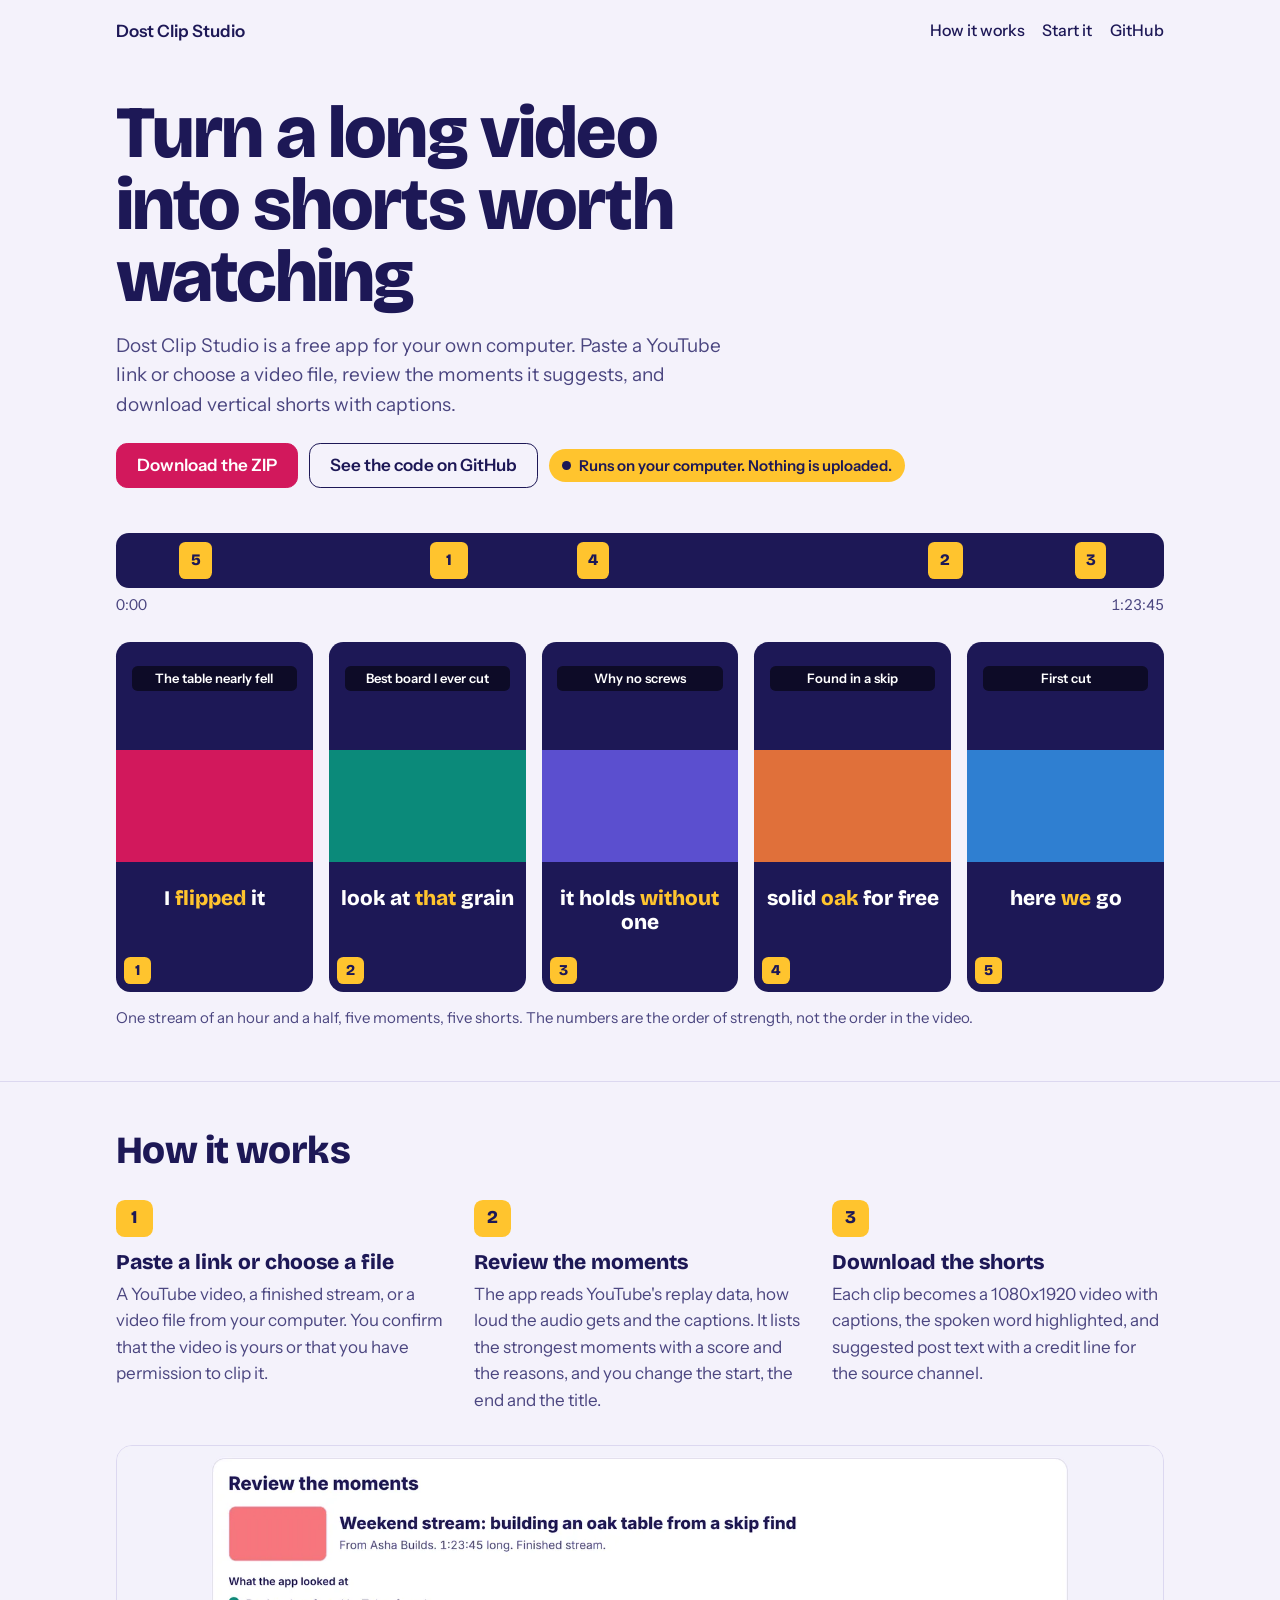
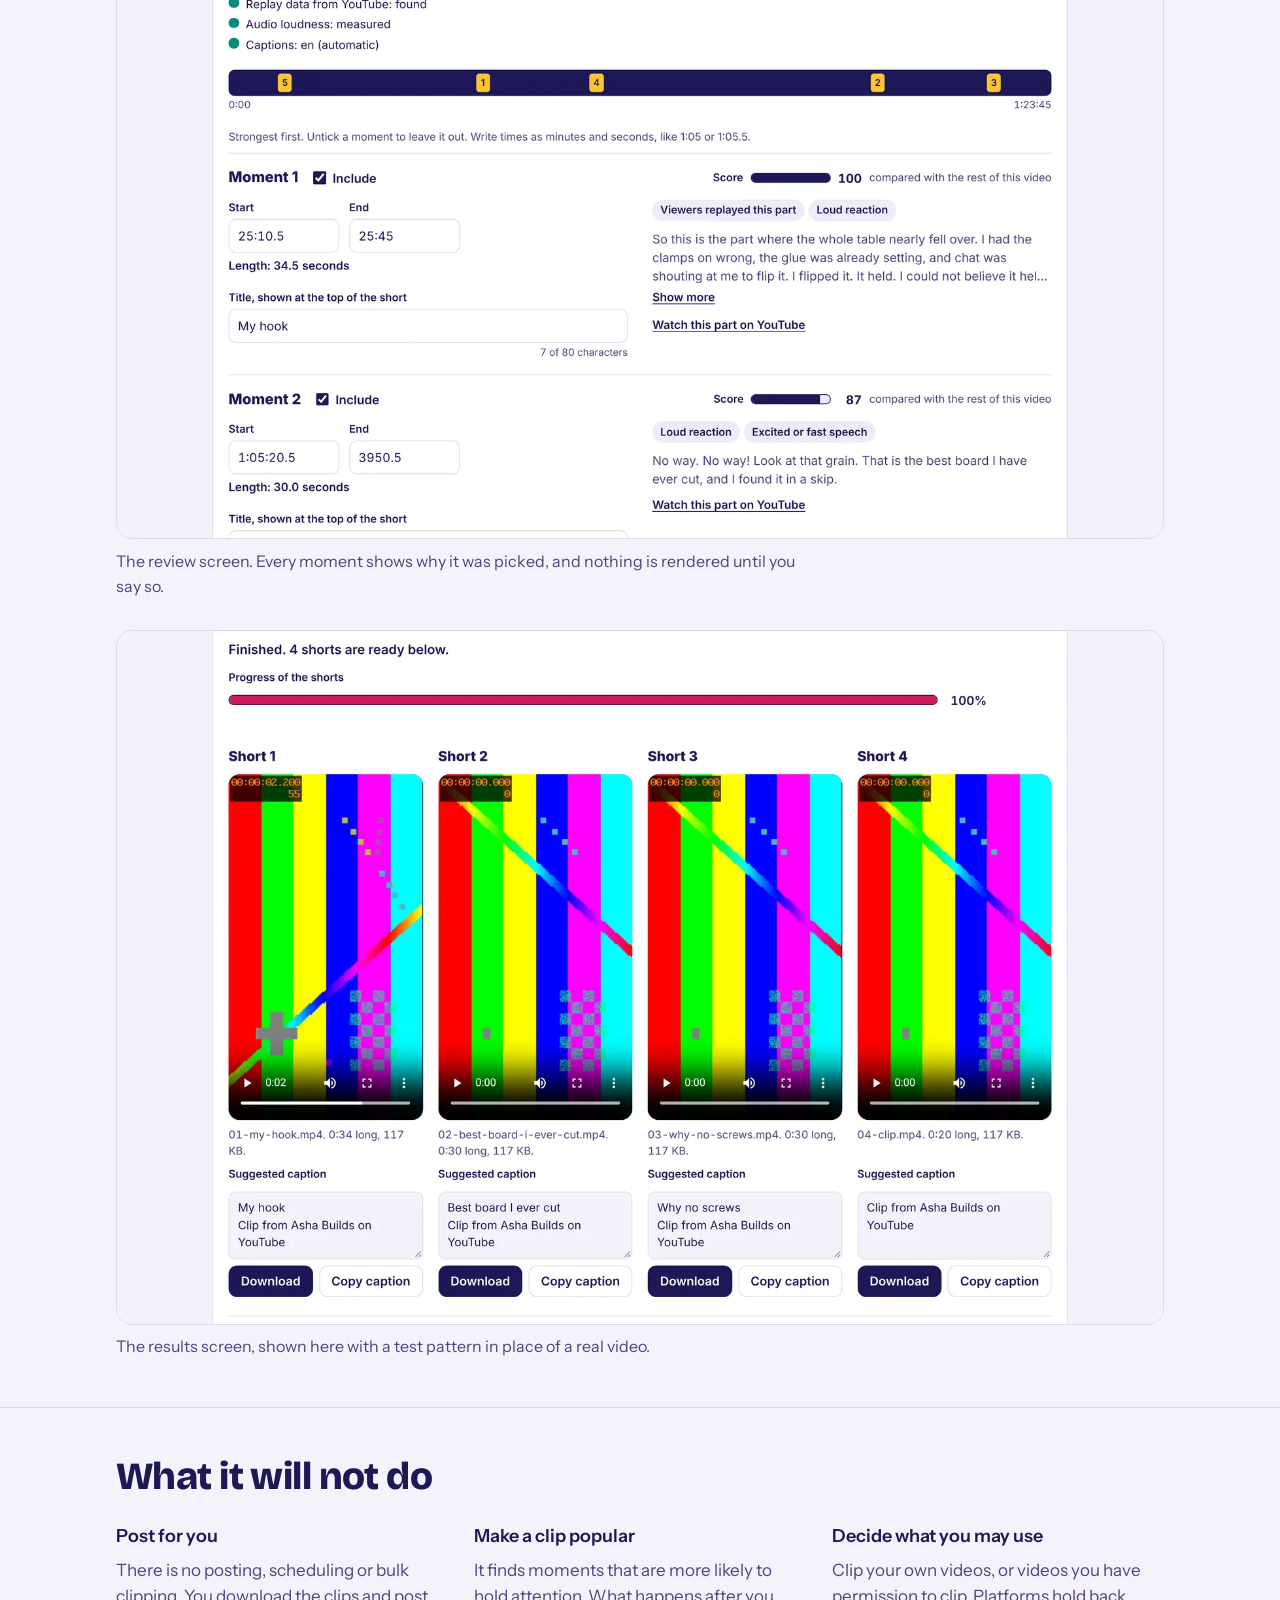
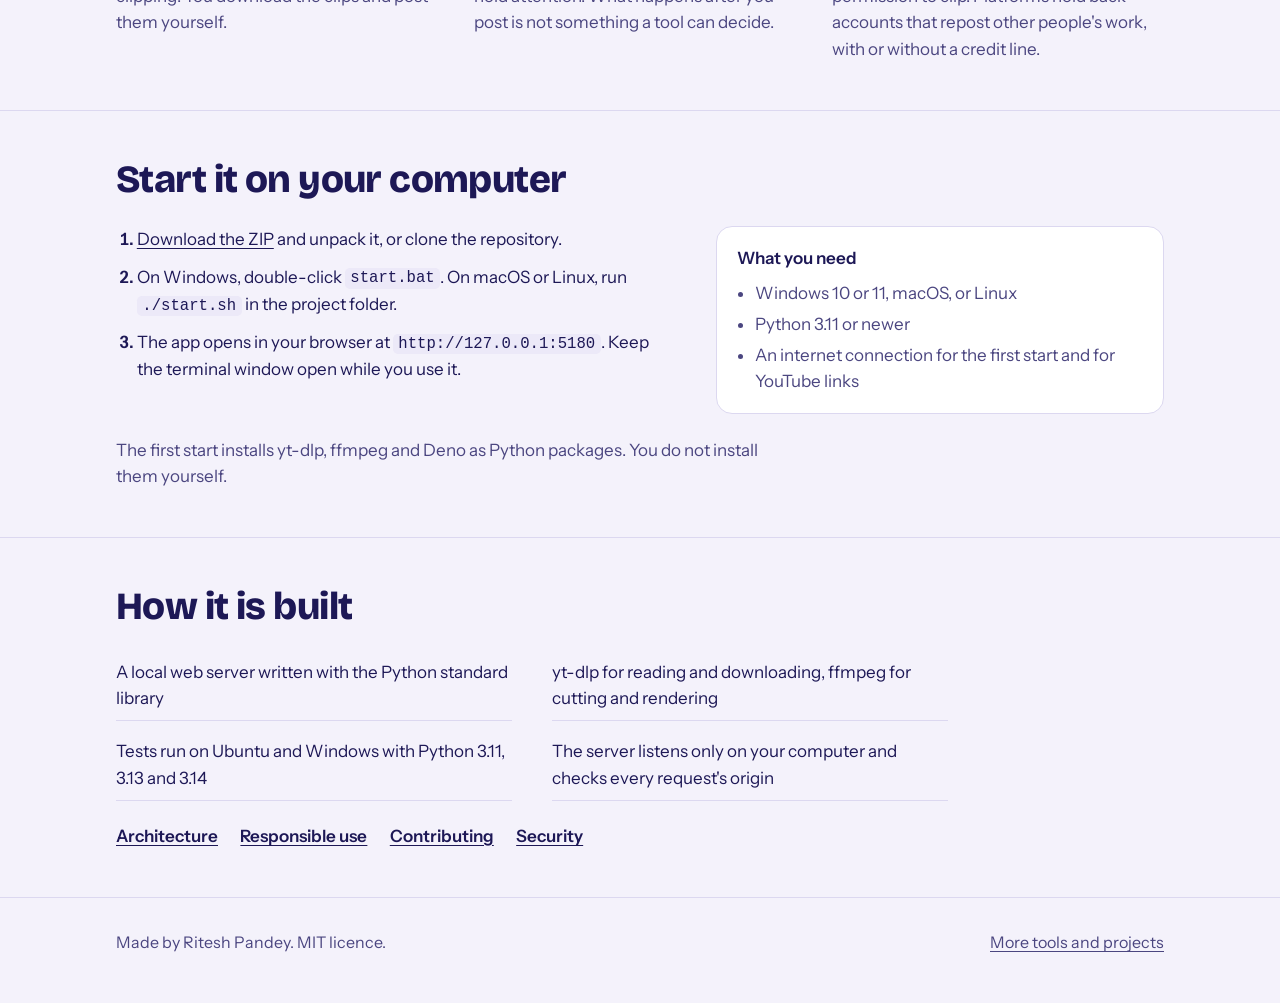
<file: docs/index.html>
<!DOCTYPE html>
<html lang="en">
<head>
  <meta charset="utf-8">
  <meta name="viewport" content="width=device-width, initial-scale=1">
  <title>Dost Clip Studio: turn a long video into shorts</title>
  <meta name="description" content="A free app for your own computer. It finds the strongest moments in a long video and turns the ones you choose into vertical shorts with captions.">
  <link rel="icon" href="data:image/svg+xml,%3Csvg xmlns='http://www.w3.org/2000/svg' viewBox='0 0 64 64'%3E%3Crect x='3' y='3' width='58' height='58' rx='14' fill='%23FFC42E' stroke='%231D1856' stroke-width='5'/%3E%3Cpath d='M23 46V18h11a8.5 8.5 0 0 1 0 17H23m11 0 8 11' fill='none' stroke='%231D1856' stroke-width='6' stroke-linecap='round' stroke-linejoin='round'/%3E%3C/svg%3E">
  <link rel="preconnect" href="https://fonts.googleapis.com">
  <link rel="preconnect" href="https://fonts.gstatic.com" crossorigin>
  <link href="https://fonts.googleapis.com/css2?family=Bricolage+Grotesque:opsz,wght@12..96,600;12..96,800&family=Instrument+Sans:wght@400;500;600&display=swap" rel="stylesheet">
  <style>
    :root {
      --ink: #1D1856; --ink-2: #4B4680; --bg: #F4F2FB; --card: #FFFFFF; --line: #DCD8F0;
      --sun: #FFC42E; --rani: #D2185C; --rani-deep: #A80F47; --teal: #0B8A7A;
      --display: "Bricolage Grotesque", "Instrument Sans", system-ui, sans-serif;
      --body: "Instrument Sans", system-ui, -apple-system, "Segoe UI", sans-serif;
      --mono: ui-monospace, "Cascadia Code", "SF Mono", Menlo, Consolas, monospace;
    }
    * { box-sizing: border-box; }
    html { background: var(--bg); scroll-behavior: smooth; }
    body { margin: 0; font-family: var(--body); font-size: 1.0625rem; line-height: 1.55; color: var(--ink); background: var(--bg); -webkit-font-smoothing: antialiased; }
    h1, h2, h3, p, ul, ol, figure { margin: 0; }
    a { color: inherit; text-underline-offset: 3px; }
    :focus-visible { outline: 3px solid var(--rani); outline-offset: 2px; border-radius: 6px; }
    img { display: block; max-width: 100%; height: auto; }
    code { font-family: var(--mono); font-size: .92em; padding: .08em .35em; background: #ECE9F8; border-radius: .3rem; }

    .skip { position: absolute; left: -999rem; top: .5rem; padding: .5rem .8rem; color: #fff; background: var(--ink); border-radius: .5rem; }
    .skip:focus { left: .5rem; z-index: 5; }
    .wrap { max-width: 68rem; margin: 0 auto; padding: 0 1.25rem; }

    .top { display: flex; flex-wrap: wrap; align-items: center; gap: .4rem 1rem; padding-block: 1.1rem; font-weight: 600; }
    .top nav { display: flex; flex-wrap: wrap; gap: 1.1rem; margin-left: auto; font-weight: 500; font-size: 1rem; }
    .top nav a { text-decoration: none; }
    .top nav a:hover { text-decoration: underline; }

    /* hero: the long video and the shorts cut from it */
    .hero { padding-block: 2.2rem 3.2rem; }
    .hero h1 { max-width: 15ch; font-family: var(--display); font-weight: 800; font-size: clamp(2.5rem, 7vw, 4.6rem); line-height: .98; letter-spacing: -.025em; }
    .hero .lede { max-width: 38rem; margin-top: 1.1rem; font-size: 1.1875rem; color: var(--ink-2); }
    .actions { display: flex; flex-wrap: wrap; align-items: center; gap: .7rem; margin-top: 1.5rem; }
    .btn { display: inline-flex; align-items: center; padding: .72rem 1.25rem; font-weight: 600; line-height: 1.2; color: #fff; background: var(--rani); border: 1.5px solid var(--rani); border-radius: .7rem; text-decoration: none; }
    .btn:hover { background: var(--rani-deep); border-color: var(--rani-deep); }
    .btn.quiet { color: var(--ink); background: transparent; border-color: var(--ink); }
    .btn.quiet:hover { color: #fff; background: var(--ink); }
    .pill { display: inline-flex; align-items: center; gap: .5rem; padding: .3rem .8rem; font-size: .9375rem; font-weight: 600; background: var(--sun); border-radius: 2rem; }
    .pill::before { content: ""; flex: none; width: .55rem; height: .55rem; border-radius: 50%; background: var(--ink); }

    .cut { margin-top: 2.8rem; }
    .reel { position: relative; height: 3.4rem; overflow: hidden; background: var(--ink); border-radius: .8rem; }
    .reel span { position: absolute; top: .55rem; bottom: .55rem; min-width: 1.6rem; display: grid; place-items: center; font-family: var(--display); font-weight: 800; font-size: 1rem; color: var(--ink); background: var(--sun); border-radius: .4rem; }
    .reel-ends { display: flex; justify-content: space-between; margin-top: .35rem; font-size: .9375rem; color: var(--ink-2); font-variant-numeric: tabular-nums; }
    .shorts { display: grid; grid-template-columns: repeat(5, minmax(0, 1fr)); gap: 1rem; margin-top: 1.6rem; }
    .short { position: relative; aspect-ratio: 9 / 16; overflow: hidden; background: var(--ink); border-radius: .9rem; }
    .short .picture { position: absolute; left: 0; right: 0; top: 31%; height: 32%; }
    .short .title { position: absolute; left: 8%; right: 8%; top: 7%; padding: .3em .5em; font-weight: 600; font-size: clamp(.5rem, 1.05vw, .8125rem); line-height: 1.25; color: #fff; background: rgba(0, 0, 0, .55); border-radius: .35rem; text-align: center; }
    .short .words { position: absolute; left: 6%; right: 6%; top: 70%; font-family: var(--display); font-weight: 800; font-size: clamp(.7rem, 1.7vw, 1.3rem); line-height: 1.15; color: #fff; text-align: center; }
    .short .words b { color: var(--sun); font-weight: 800; }
    .short .rank { position: absolute; left: .5rem; bottom: .5rem; display: grid; place-items: center; width: 1.7rem; height: 1.7rem; font-family: var(--display); font-weight: 800; font-size: .9375rem; color: var(--ink); background: var(--sun); border-radius: .4rem; }
    .p1 { background: #D2185C; } .p2 { background: #0B8A7A; } .p3 { background: #5B4FCF; } .p4 { background: #E0703A; } .p5 { background: #2F7FD1; }
    .cut-note { margin-top: .9rem; font-size: .9375rem; color: var(--ink-2); }
    @media (max-width: 40rem) {
      .shorts { grid-template-columns: repeat(3, minmax(0, 1fr)); gap: .6rem; }
      .short .title { font-size: .5625rem; } .short .words { top: 65%; font-size: .8125rem; }
      .short .rank { left: .35rem; bottom: .35rem; width: 1.25rem; height: 1.25rem; font-size: .75rem; border-radius: .3rem; }
    }

    section { padding: 3rem 0; border-top: 1.5px solid var(--line); }
    section > .wrap > h2 { max-width: 24ch; font-family: var(--display); font-weight: 800; font-size: clamp(1.7rem, 3.6vw, 2.4rem); line-height: 1.08; letter-spacing: -.015em; }
    section > .wrap > h2 + p { max-width: 42rem; margin-top: .7rem; color: var(--ink-2); }

    .steps { display: grid; grid-template-columns: repeat(3, minmax(0, 1fr)); gap: 1.6rem; margin-top: 1.8rem; padding: 0; list-style: none; counter-reset: step; }
    .steps li { counter-increment: step; }
    .steps li::before { content: counter(step); display: grid; place-items: center; width: 2.3rem; height: 2.3rem; margin-bottom: .8rem; font-family: var(--display); font-weight: 800; font-size: 1.125rem; background: var(--sun); border-radius: .55rem; }
    .steps h3 { font-family: var(--display); font-weight: 800; font-size: 1.3125rem; line-height: 1.2; }
    .steps p { margin-top: .4rem; color: var(--ink-2); }
    @media (max-width: 52rem) { .steps { grid-template-columns: minmax(0, 1fr); } }

    .screens { display: grid; gap: 2rem; margin-top: 2rem; }
    .screens img { width: 100%; background: var(--card); border: 1.5px solid var(--line); border-radius: 1rem; }
    .screens figcaption { max-width: 44rem; margin-top: .6rem; font-size: 1rem; color: var(--ink-2); }

    .limits { display: grid; grid-template-columns: repeat(3, minmax(0, 1fr)); gap: 1.6rem; margin-top: 1.6rem; }
    .limits h3 { font-size: 1.125rem; font-weight: 600; }
    .limits p { margin-top: .35rem; color: var(--ink-2); }
    @media (max-width: 52rem) { .limits { grid-template-columns: minmax(0, 1fr); } }

    .start { display: grid; grid-template-columns: minmax(0, 1.25fr) minmax(0, 1fr); gap: 2.5rem; margin-top: 1.6rem; align-items: start; }
    .start ol { padding-left: 1.3rem; }
    .start li + li { margin-top: .7rem; }
    .start li::marker { font-weight: 600; }
    .need { padding: 1.15rem 1.25rem; background: var(--card); border: 1.5px solid var(--line); border-radius: 1rem; }
    .need h3 { font-size: 1.0625rem; font-weight: 600; }
    .need ul { margin-top: .5rem; padding-left: 1.1rem; color: var(--ink-2); }
    .need li + li { margin-top: .3rem; }
    @media (max-width: 52rem) { .start { grid-template-columns: minmax(0, 1fr); gap: 1.5rem; } }

    .built { display: grid; grid-template-columns: repeat(2, minmax(0, 1fr)); gap: .5rem 2.5rem; max-width: 52rem; margin-top: 1.4rem; padding: 0; list-style: none; }
    .built li { padding: .55rem 0; border-bottom: 1.5px solid var(--line); }
    .links { display: flex; flex-wrap: wrap; gap: .5rem 1.4rem; margin-top: 1.4rem; font-weight: 600; }
    @media (max-width: 40rem) { .built { grid-template-columns: minmax(0, 1fr); } }

    footer { padding: 2rem 0 3rem; border-top: 1.5px solid var(--line); color: var(--ink-2); font-size: 1rem; }
    footer .wrap { display: flex; flex-wrap: wrap; gap: .5rem 1.5rem; justify-content: space-between; }
  </style>
</head>
<body>
  <a class="skip" href="#main">Skip to the content</a>

  <header class="wrap top">
    <span>Dost Clip Studio</span>
    <nav aria-label="Page">
      <a href="#how">How it works</a>
      <a href="#start">Start it</a>
      <a href="https://github.com/Ritesh2610/dost-clip-studio">GitHub</a>
    </nav>
  </header>

  <main id="main">
    <div class="wrap hero">
      <h1>Turn a long video into shorts worth watching</h1>
      <p class="lede">Dost Clip Studio is a free app for your own computer. Paste a YouTube link or choose a video file, review the moments it suggests, and download vertical shorts with captions.</p>
      <div class="actions">
        <a class="btn" href="https://github.com/Ritesh2610/dost-clip-studio/archive/refs/heads/main.zip">Download the ZIP</a>
        <a class="btn quiet" href="https://github.com/Ritesh2610/dost-clip-studio">See the code on GitHub</a>
        <span class="pill">Runs on your computer. Nothing is uploaded.</span>
      </div>

      <div class="cut" role="img" aria-label="A long video shown as a bar with five marked moments, and below it the five vertical shorts cut from those moments, each with a title and captions.">
        <div class="reel" aria-hidden="true">
          <span style="left: 6%; width: 3.2%">5</span>
          <span style="left: 30%; width: 3.6%">1</span>
          <span style="left: 44%; width: 3%">4</span>
          <span style="left: 77.5%; width: 3.3%">2</span>
          <span style="left: 91.5%; width: 3%">3</span>
        </div>
        <div class="reel-ends" aria-hidden="true"><span>0:00</span><span>1:23:45</span></div>
        <div class="shorts" aria-hidden="true">
          <div class="short"><div class="picture p1"></div><div class="title">The table nearly fell</div><div class="words">I <b>flipped</b> it</div><div class="rank">1</div></div>
          <div class="short"><div class="picture p2"></div><div class="title">Best board I ever cut</div><div class="words">look at <b>that</b> grain</div><div class="rank">2</div></div>
          <div class="short"><div class="picture p3"></div><div class="title">Why no screws</div><div class="words">it holds <b>without</b> one</div><div class="rank">3</div></div>
          <div class="short"><div class="picture p4"></div><div class="title">Found in a skip</div><div class="words">solid <b>oak</b> for free</div><div class="rank">4</div></div>
          <div class="short"><div class="picture p5"></div><div class="title">First cut</div><div class="words">here <b>we</b> go</div><div class="rank">5</div></div>
        </div>
      </div>
      <p class="cut-note">One stream of an hour and a half, five moments, five shorts. The numbers are the order of strength, not the order in the video.</p>
    </div>

    <section id="how">
      <div class="wrap">
        <h2>How it works</h2>
        <ol class="steps">
          <li>
            <h3>Paste a link or choose a file</h3>
            <p>A YouTube video, a finished stream, or a video file from your computer. You confirm that the video is yours or that you have permission to clip it.</p>
          </li>
          <li>
            <h3>Review the moments</h3>
            <p>The app reads YouTube's replay data, how loud the audio gets and the captions. It lists the strongest moments with a score and the reasons, and you change the start, the end and the title.</p>
          </li>
          <li>
            <h3>Download the shorts</h3>
            <p>Each clip becomes a 1080x1920 video with captions, the spoken word highlighted, and suggested post text with a credit line for the source channel.</p>
          </li>
        </ol>

        <div class="screens">
          <figure>
            <img src="shot-review.webp" width="1600" height="1059" loading="lazy" alt="The review screen: the video's title, the three signals the app looked at, a bar showing where five moments sit in the video, and for each moment a score, the reasons, the transcript and fields for start, end and title.">
            <figcaption>The review screen. Every moment shows why it was picked, and nothing is rendered until you say so.</figcaption>
          </figure>
          <figure>
            <img src="shot-results.webp" width="1600" height="1059" loading="lazy" alt="The results screen: four finished vertical shorts side by side, each with a player, a file name, suggested post text, a Download button and a Copy caption button.">
            <figcaption>The results screen, shown here with a test pattern in place of a real video.</figcaption>
          </figure>
        </div>
      </div>
    </section>

    <section>
      <div class="wrap">
        <h2>What it will not do</h2>
        <div class="limits">
          <div>
            <h3>Post for you</h3>
            <p>There is no posting, scheduling or bulk clipping. You download the clips and post them yourself.</p>
          </div>
          <div>
            <h3>Make a clip popular</h3>
            <p>It finds moments that are more likely to hold attention. What happens after you post is not something a tool can decide.</p>
          </div>
          <div>
            <h3>Decide what you may use</h3>
            <p>Clip your own videos, or videos you have permission to clip. Platforms hold back accounts that repost other people's work, with or without a credit line.</p>
          </div>
        </div>
      </div>
    </section>

    <section id="start">
      <div class="wrap">
        <h2>Start it on your computer</h2>
        <div class="start">
          <ol>
            <li><a href="https://github.com/Ritesh2610/dost-clip-studio/archive/refs/heads/main.zip">Download the ZIP</a> and unpack it, or clone the repository.</li>
            <li>On Windows, double-click <code>start.bat</code>. On macOS or Linux, run <code>./start.sh</code> in the project folder.</li>
            <li>The app opens in your browser at <code>http://127.0.0.1:5180</code>. Keep the terminal window open while you use it.</li>
          </ol>
          <div class="need">
            <h3>What you need</h3>
            <ul>
              <li>Windows 10 or 11, macOS, or Linux</li>
              <li>Python 3.11 or newer</li>
              <li>An internet connection for the first start and for YouTube links</li>
            </ul>
          </div>
        </div>
        <p style="max-width: 42rem; margin-top: 1.4rem; color: var(--ink-2)">The first start installs yt-dlp, ffmpeg and Deno as Python packages. You do not install them yourself.</p>
      </div>
    </section>

    <section>
      <div class="wrap">
        <h2>How it is built</h2>
        <ul class="built">
          <li>A local web server written with the Python standard library</li>
          <li>yt-dlp for reading and downloading, ffmpeg for cutting and rendering</li>
          <li>Tests run on Ubuntu and Windows with Python 3.11, 3.13 and 3.14</li>
          <li>The server listens only on your computer and checks every request's origin</li>
        </ul>
        <p class="links">
          <a href="https://github.com/Ritesh2610/dost-clip-studio/blob/main/docs/ARCHITECTURE.md">Architecture</a>
          <a href="https://github.com/Ritesh2610/dost-clip-studio/blob/main/docs/RESPONSIBLE_USE.md">Responsible use</a>
          <a href="https://github.com/Ritesh2610/dost-clip-studio/blob/main/CONTRIBUTING.md">Contributing</a>
          <a href="https://github.com/Ritesh2610/dost-clip-studio/blob/main/SECURITY.md">Security</a>
        </p>
      </div>
    </section>
  </main>

  <footer>
    <div class="wrap">
      <span>Made by Ritesh Pandey. MIT licence.</span>
      <span><a href="https://ritesh2610.github.io/">More tools and projects</a></span>
    </div>
  </footer>
</body>
</html>
</file>
